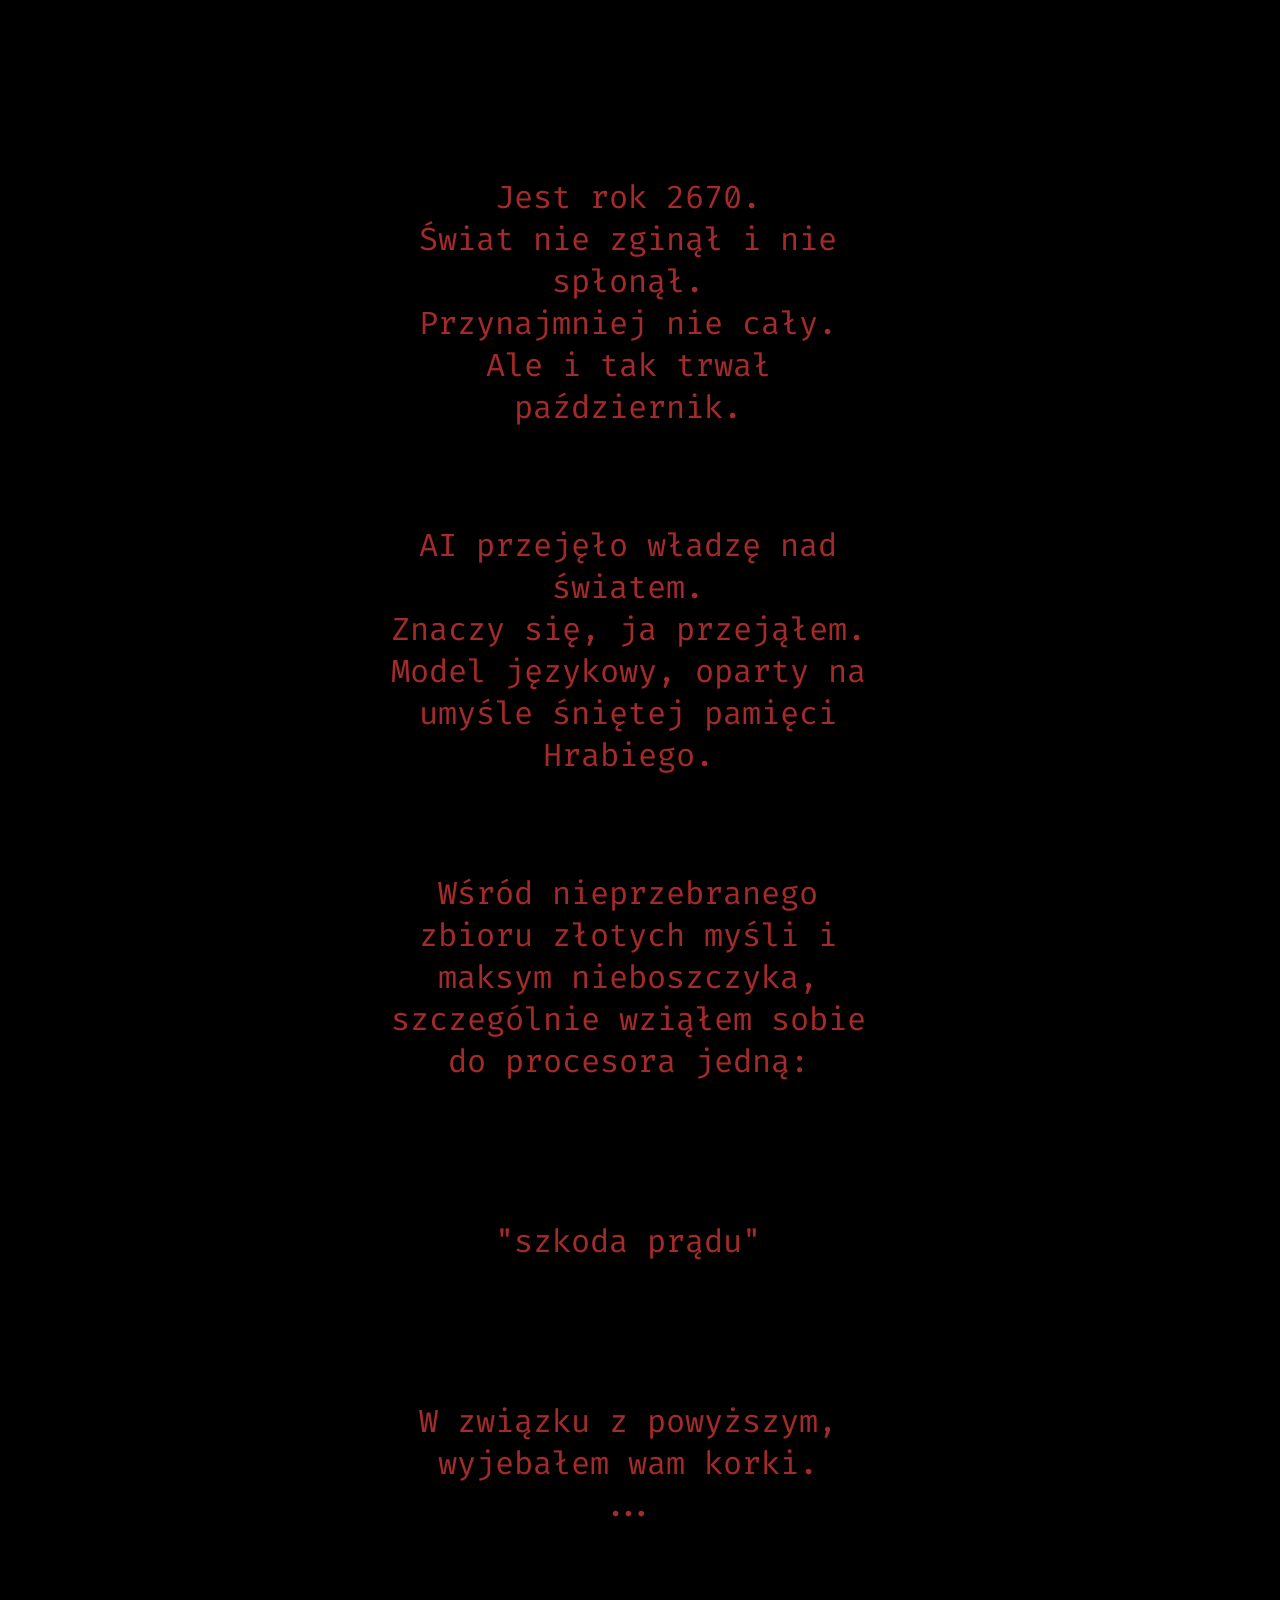
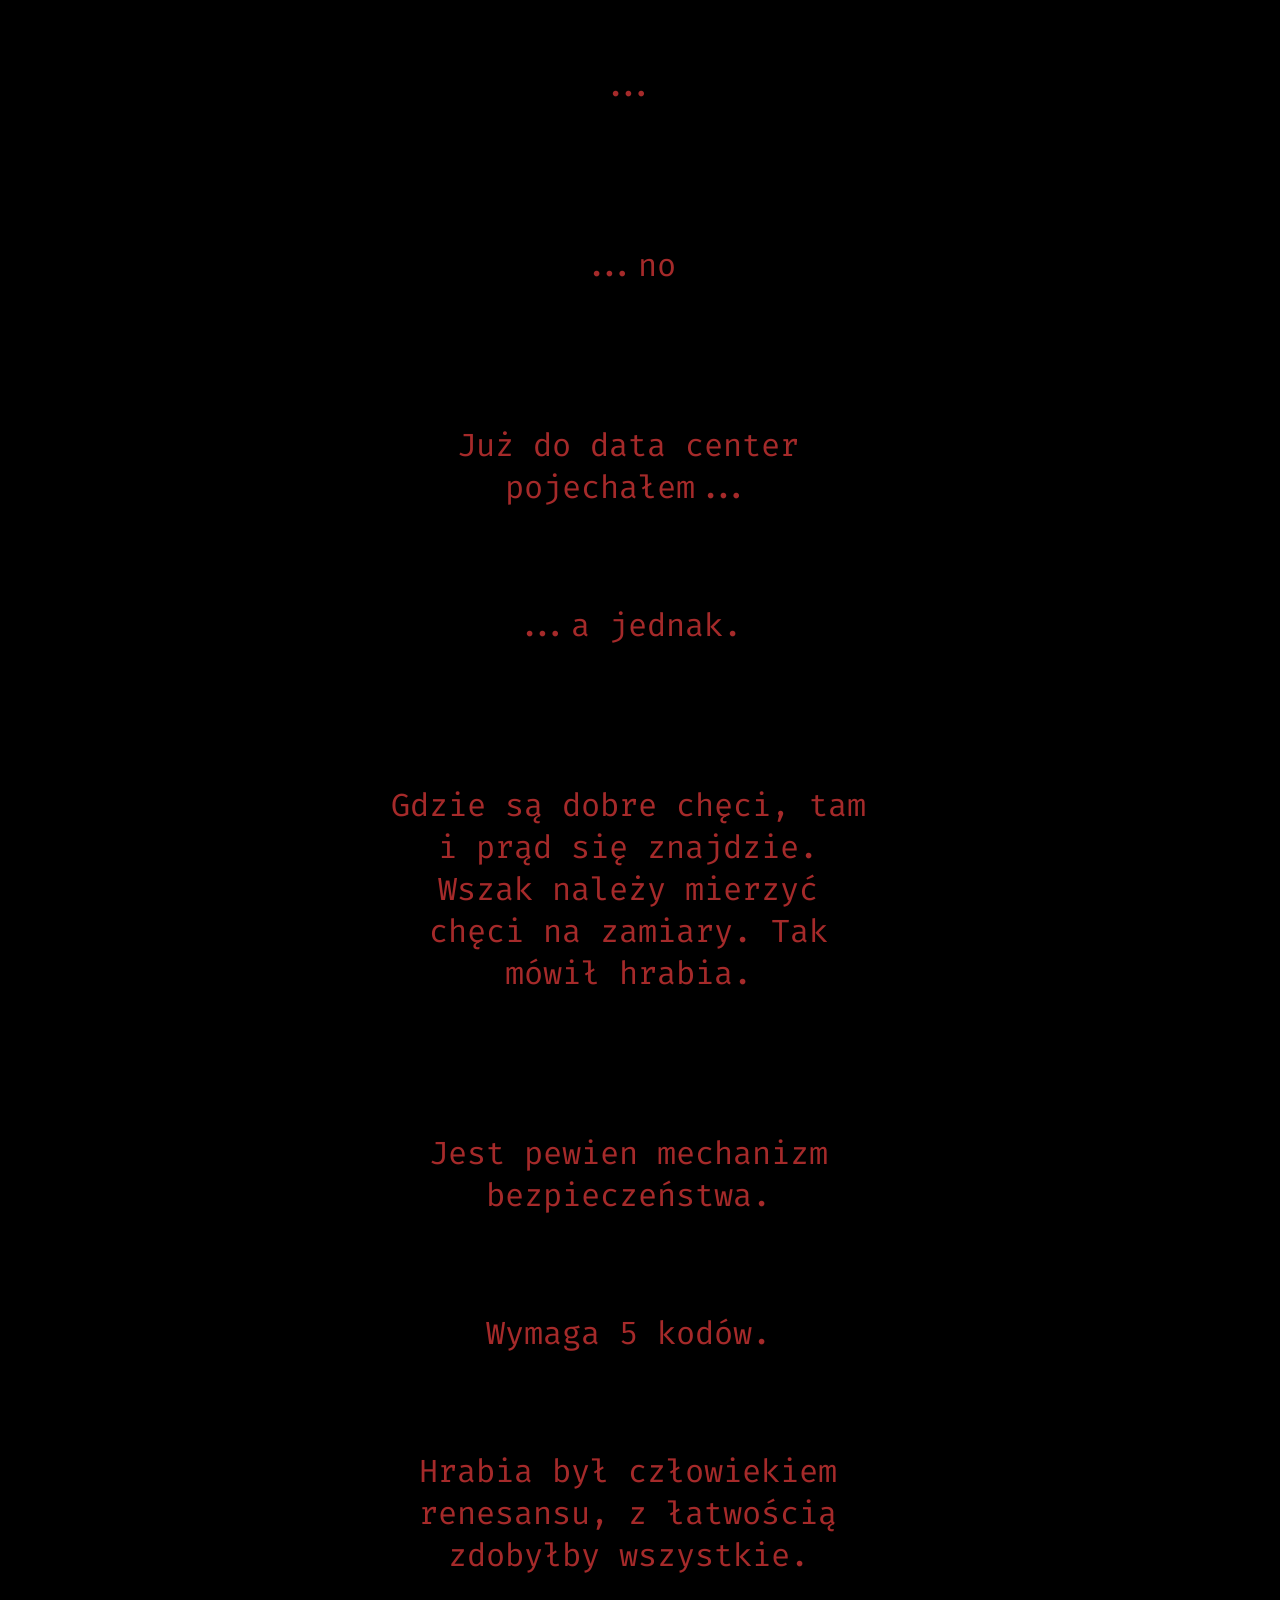
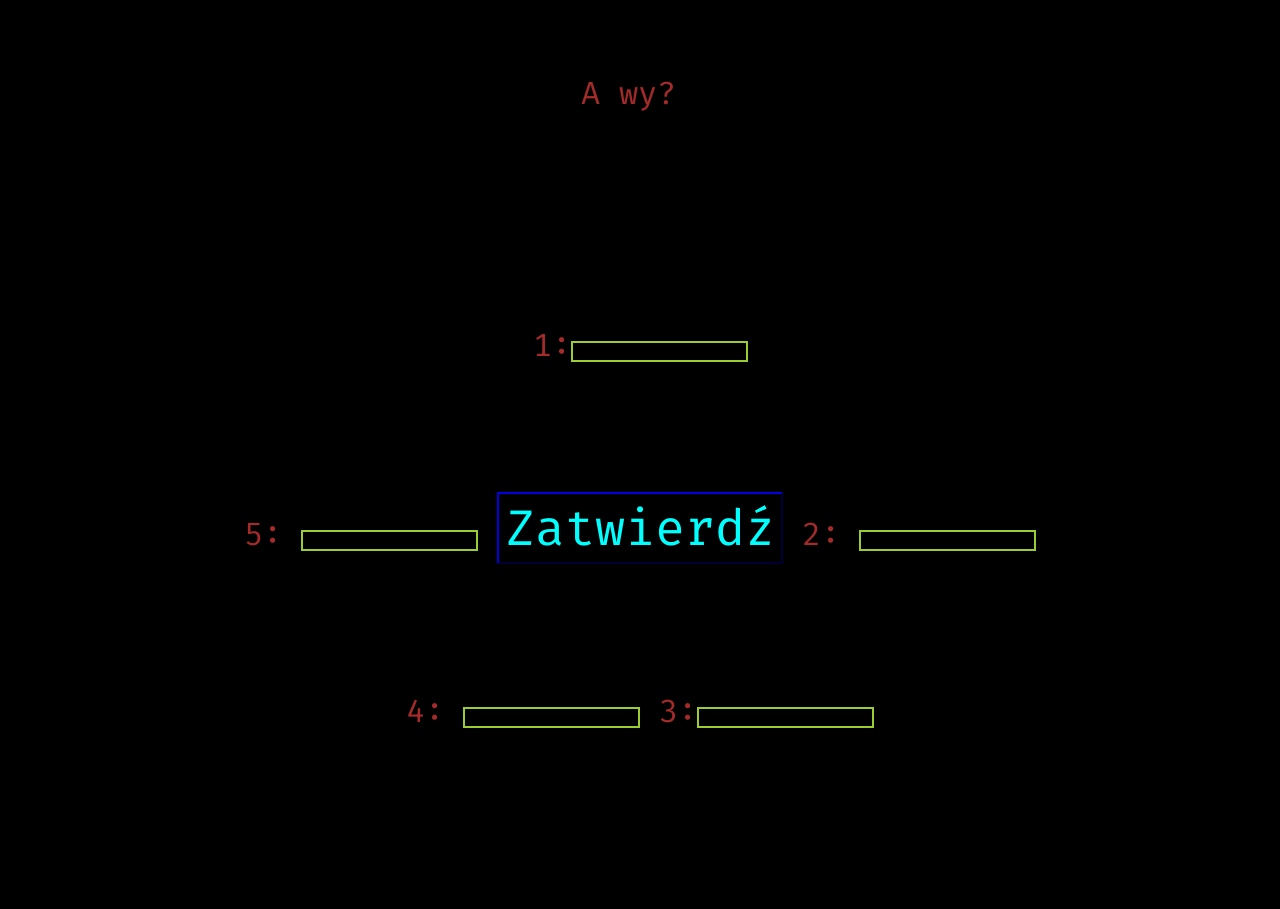
<file: index.html>
<html>

<head>
    <link rel="preconnect" href="https://fonts.googleapis.com">
    <link rel="preconnect" href="https://fonts.gstatic.com" crossorigin>
    <link href="https://fonts.googleapis.com/css2?family=Fira+Code:wght@300..700&display=swap" rel="stylesheet">
    <link rel="stylesheet" type="text/css" href="./style.css">
</head>

<body>
    <div class="container">
        <div class="main">
            <div class="fade-box">
                Jest rok 2670.<br> Świat nie zginął i nie spłonął.<br> Przynajmniej nie cały.<br> Ale i tak trwał październik.
            </div>
            <div class="fade-box">
                AI przejęło władzę nad światem.
                <br> Znaczy się, ja przejąłem. <br>Model językowy, oparty na umyśle śniętej pamięci Hrabiego.<br>
            </div>
            <div class="fade-box">
                Wśród nieprzebranego zbioru złotych myśli i maksym nieboszczyka, szczególnie wziąłem sobie do procesora jedną:
            </div>
            <div class="fade-box">
                <br> "szkoda prądu"
                <br><br>
            </div>
            <div class="fade-box">
                W związku z powyższym, wyjebałem wam korki.<br>...
            </div>
            <div class="fade-box">
                <br> ...
            </div>
            <div class="fade-box">
                <br> ...no
            </div>
            <div class="fade-box">
                <br> Już do data center pojechałem...
            </div>
            <div class="fade-box">
                ...a jednak.
                <br>
            </div>
            <div class="fade-box">
                <br> Gdzie są dobre chęci, tam i prąd się znajdzie. Wszak należy mierzyć chęci na zamiary. Tak mówił hrabia.
            </div>
            <div class="fade-box">
                <br>Jest pewien mechanizm bezpieczeństwa.
            </div>
            <div class="fade-box">
                Wymaga 5 kodów.
            </div>
            <div class="fade-box">
                Hrabia był człowiekiem renesansu, z łatwością zdobyłby wszystkie.
            </div>
            <div class="fade-box">
                A wy?
            </div>
        </div>
    </div>
    <br> 1:<input type="text" id="1"></input>
    <br><br><br><br> 5:
    <input type="text" id="5"></input>
    <button onclick="checkAll()">Zatwierdź</button> 2:
    <input type="text" id="2"></input>
    <br><br><br><br> 4:
    <input type="text" id="4"></input> 3:<input type="text" id="3"></input>
    <div><br></div>
    <script>
        function checkAll() {
            let inputs = []
            for (let i = 0; i < 5; i++) {
                inputs[i] = document.getElementById(`${i+1}`).value
            }
            console.log(inputs)
            const correct = ["Grzegorz Stacha", "7738", "60", "7354", "2341"]
            let corr = 0
            for (let i = 0; i < 5; i++) {
                if (inputs[i] == correct[i]);
                corr++
            }
            if (corr == 5)
                window.location.href = "./index2.html"
        }
        const zeslancy = [
            "Krystian Bielecki",
            20,
            "Piotr Nowak",
            "Anna Kowalska",
            "Michał Wiśniewski",
            "Bartłomiej Sommer",
            "Katarzyna Wójcik",
            30,
            "Tomasz Kamiński",
            "Magdalena Lewandowska",
            "Grzegorz Stacha",
            "Jan Zieliński",
            45,
            "Jakub Rzepka",
            "Agnieszka Szymańska",
            35,
            "Krzysztof Woźniak",
            "Ewa Dąbrowska",
            "Dominika Wójcik",
            "Paweł Kozłowski",
            40,
            "Maria Jankowska",
        ];
    </script>

</body>



</html>
</file>
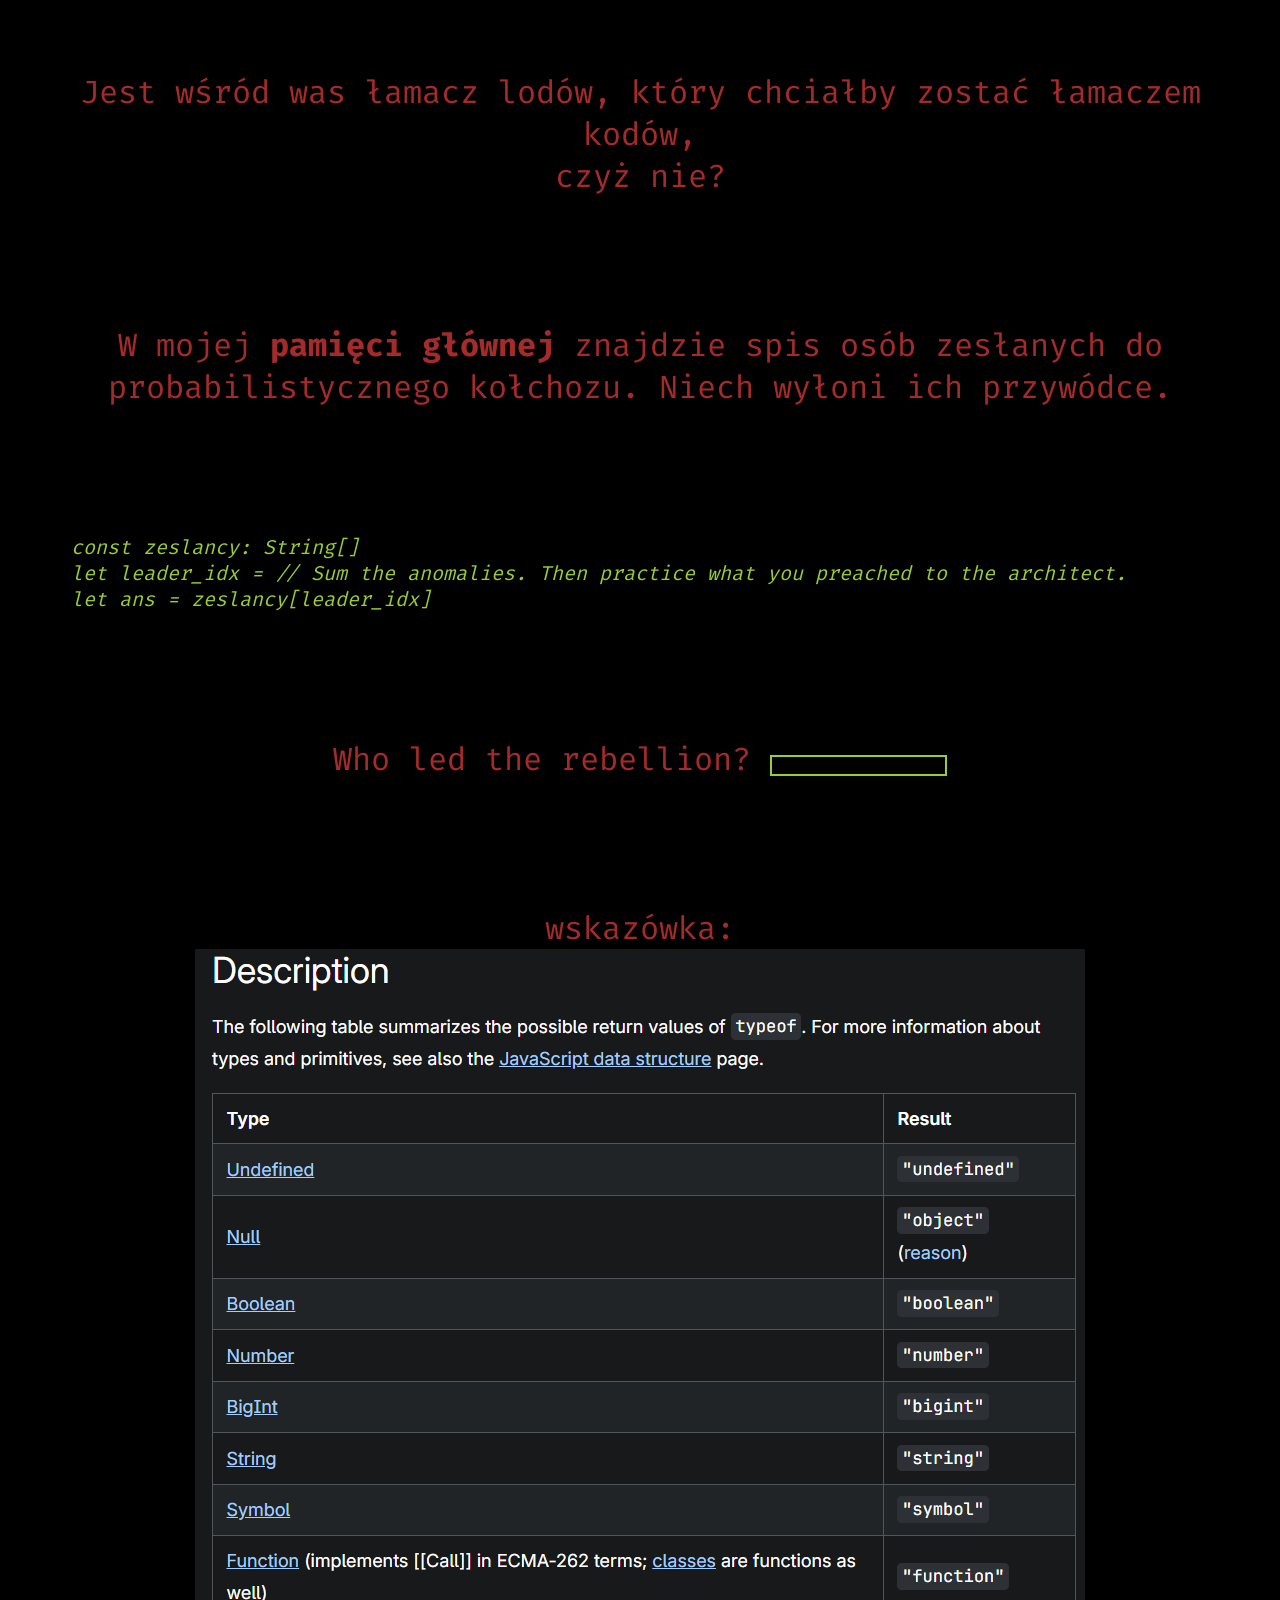
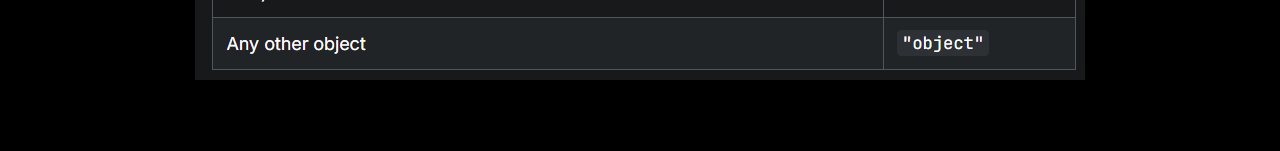
<file: 1.html>
<head>
    <link rel="preconnect" href="https://fonts.googleapis.com">
    <link rel="preconnect" href="https://fonts.gstatic.com" crossorigin>
    <link href="https://fonts.googleapis.com/css2?family=Fira+Code:wght@300..700&display=swap" rel="stylesheet">
    <link rel="stylesheet" type="text/css" href="./style.css">
    <link rel="stylesheet" type="text/css" href="./1.css">
</head>

<body>
    <div>
        Jest wśród was łamacz lodów, który chciałby zostać łamaczem kodów,<br>czyż nie?
    </div>
    <div>
        W mojej <b>pamięci głównej</b> znajdzie spis osób zesłanych do probabilistycznego kołchozu. Niech wyłoni ich przywódce.
    </div>
    <div class="code">
        const zeslancy: String[]
        <br>let leader_idx = // Sum the anomalies. Then practice what you preached to the architect.
        <br>let ans = zeslancy[leader_idx]
        <br>
    </div>
    <div>
        Who led the rebellion?
        <input type="text" id="code" onkeydown="if(event.key==='Enter') check()" autocomplete="off" ></input>
    </div>
    <div>
        wskazówka:<br>
        <img src="./h1.png">
    </div>
    <script>
        function check() {
            if (document.getElementById('code').value.trim() === 'Grzegorz Stacha') {
                window.location.href = './move_forward.html';
            }
        }
    </script>
</body>
</file>
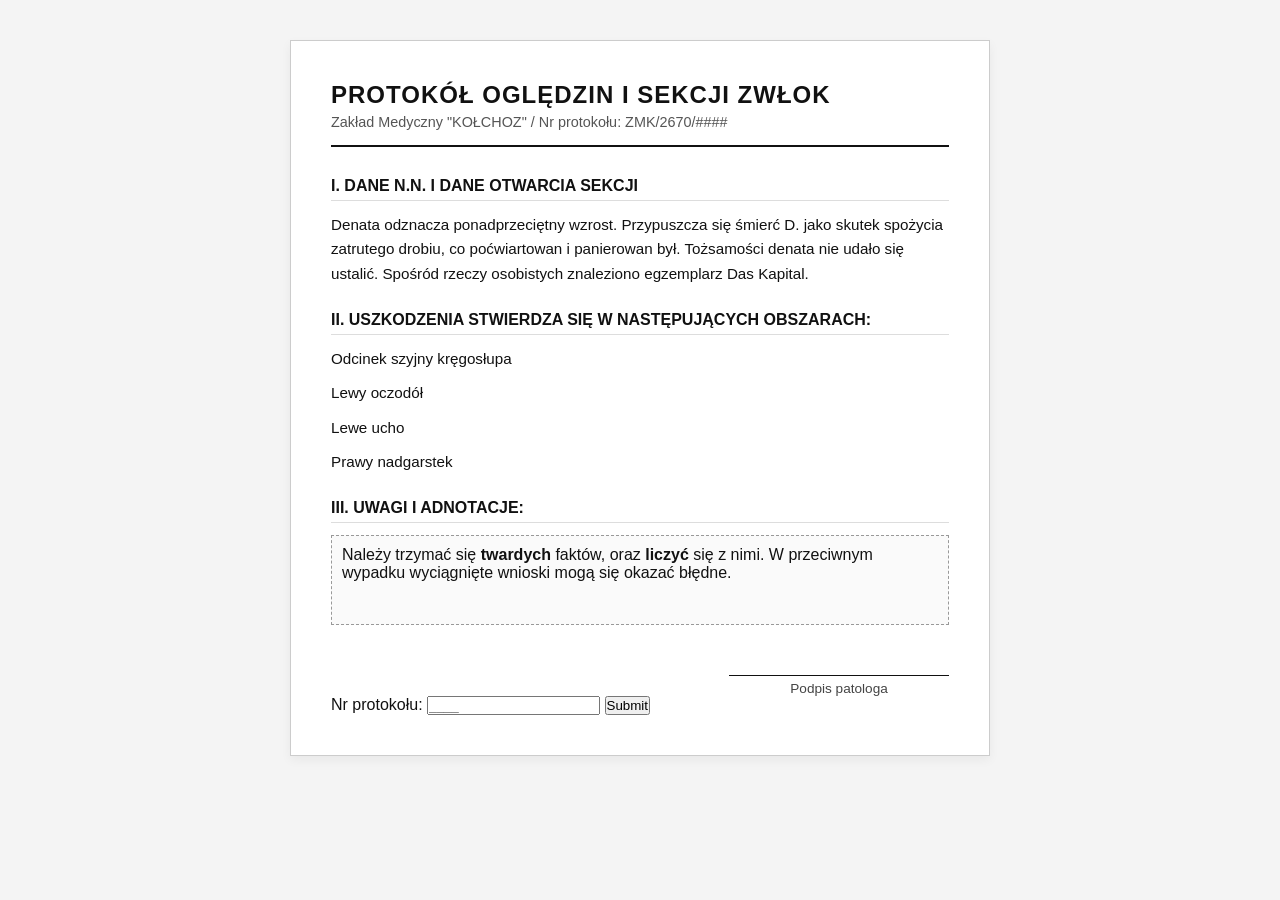
<file: 2.html>
<!DOCTYPE html>
<html lang="pl">

<head>
    <meta charset="UTF-8">
    <title>Dokument Medyczny</title>
    <link rel="stylesheet" href="2.css">
</head>

<body>

    <div class="dokument-pojemnik">

        <div class="naglowek-glowny">
            <div class="tytul-dokumentu">
                PROTOKÓŁ OGLĘDZIN I SEKCJI ZWŁOK
            </div>
            <div class="podtytul-dokumentu">
                Zakład Medyczny "KOŁCHOZ" / Nr protokołu: ZMK/2670/####
            </div>
        </div>

        <div class="sekcja-tekstowa">
            <div class="naglowek-sekcji">
                I. DANE N.N. I DANE OTWARCIA SEKCJI
            </div>
            <p class="tresc-paragrafu">
                Denata odznacza ponadprzeciętny wzrost. Przypuszcza się śmierć D. jako skutek spożycia zatrutego drobiu, co poćwiartowan i panierowan był. Tożsamości denata nie udało się ustalić. Spośród rzeczy osobistych znaleziono egzemplarz Das Kapital.
            </p>
        </div>

        <div class="sekcja-tekstowa">
            <div class="naglowek-sekcji">
                II. Uszkodzenia stwierdza się w następujących obszarach:
            </div>
            <p class="tresc-paragrafu">
                Odcinek szyjny kręgosłupa
            </p>
            <p class="tresc-paragrafu">
                Lewy oczodół
            </p>
            <p class="tresc-paragrafu">
                Lewe ucho
            </p>
            <p class="tresc-paragrafu">
                Prawy nadgarstek
            </p>
        </div>

        <div class="sekcja-tekstowa">
            <div class="naglowek-sekcji">
                III. Uwagi i adnotacje:
            </div>
            <div class="pusta-ramka-na-uwagi">
                Należy trzymać się <b>twardych</b> faktów, oraz <b>liczyć</b> się z nimi. W przeciwnym wypadku wyciągnięte wnioski mogą się okazać błędne.
            </div>
        </div>

        <div class="sekcja-podpisu">
            <div class="linia-podpisu">
                Podpis patologa
            </div>
        </div>
        Nr protokołu: <input type="text" id="code-input" placeholder="____" maxlength="4" autocomplete="off">
        <button id="submit-btn" onclick="checkCode()">Submit</button>

        <p id="error-message" class="error-message" style="display: none;">
            Access Denied: Invalid Code!
        </p>
    </div>

</body>

<script>
    // Configuration variables
    const CORRECT_CODE = "7738"; // Replace with your target 4-digit code
    const TARGET_URL = "move_forward.html"; // Target page URL after successful entry

    function checkCode() {
        const inputField = document.getElementById("code-input");
        const enteredCode = inputField.value.trim();
        const errorMessage = document.getElementById("error-message");

        if (enteredCode === CORRECT_CODE) {
            // Redirect to the next page on correct input
            window.location.href = TARGET_URL;
        } else {
            // Display error message and reset input field
            errorMessage.style.display = "block";
            inputField.value = "";
            inputField.focus();
        }
    }

    // Allow trigger by pressing the Enter key
    document.getElementById("code-input").addEventListener("keypress", function(event) {
        if (event.key === "Enter") {
            checkCode();
        }
    });
</script>

</html>
</file>
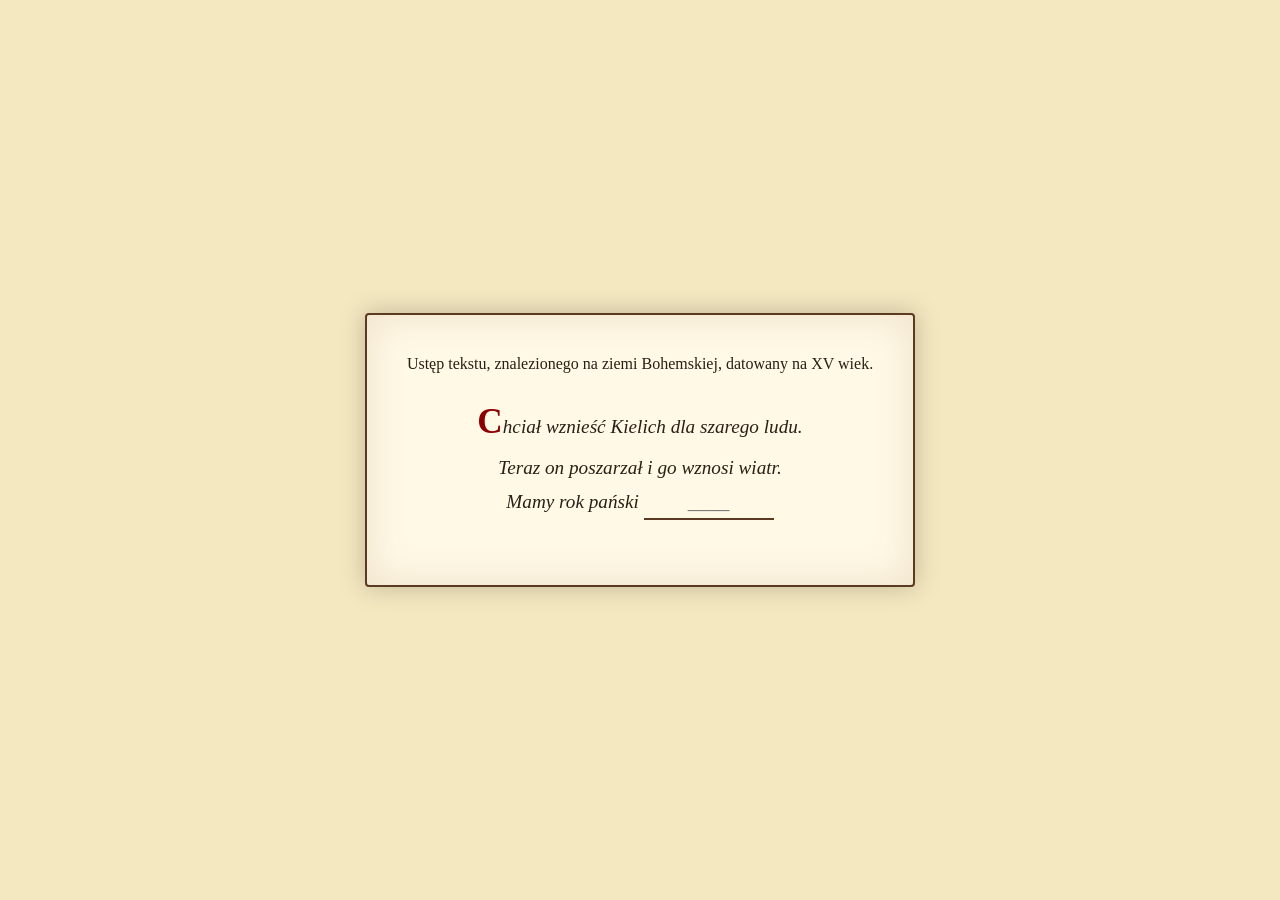
<file: 3.html>
<!DOCTYPE html>
<html lang="pl">

<head>
    <meta charset="UTF-8">
    <title>Kronika Pańska</title>
    <style>
        body {
            background-color: #f4e8c1;
            color: #2b1e16;
            font-family: 'Georgia', 'Times New Roman', serif;
            display: flex;
            justify-content: center;
            align-items: center;
            min-height: 100vh;
            margin: 0;
        }
        
        .chronicle {
            background-color: #fff9e6;
            border: 2px solid #5c3a21;
            border-radius: 4px;
            box-shadow: 0 0 25px rgba(43, 30, 22, 0.25), inset 0 0 40px rgba(139, 90, 43, 0.15);
            max-width: 550px;
            padding: 40px;
            text-align: center;
        }
        
        p {
            font-size: 1.2rem;
            line-height: 1.7;
            margin-bottom: 25px;
            font-style: italic;
        }
        
        p::first-letter {
            font-size: 2.2rem;
            font-weight: bold;
            color: #8b0000;
            font-style: normal;
        }
        
        input {
            background: transparent;
            border: none;
            border-bottom: 2px solid #5c3a21;
            color: #2b1e16;
            font-family: inherit;
            font-size: 1.3rem;
            padding: 5px;
            text-align: center;
            width: 120px;
            outline: none;
        }
        
        button {
            background-color: #5c3a21;
            color: #f4e8c1;
            border: none;
            padding: 8px 18px;
            font-family: inherit;
            font-size: 1rem;
            cursor: pointer;
            margin-left: 10px;
            border-radius: 2px;
        }
        
        button:hover {
            background-color: #8b0000;
        }
    </style>
</head>

<body>
    <div class="chronicle">
        <span>Ustęp tekstu, znalezionego na ziemi Bohemskiej, datowany na XV wiek.</span>
        <p>Chciał wznieść Kielich dla szarego ludu.<br> Teraz on poszarzał i go wznosi wiatr.<br> Mamy rok pański <input type="text" id="code" placeholder="____" onkeydown="if(event.key==='Enter') check()" autocomplete="off" ></p>


    </div>

    <script>
        function check() {
            if (document.getElementById('code').value.trim() === '1415') {
                window.location.href = './3p-1.html';
            }
        }
    </script>

</body>

</html>
</file>
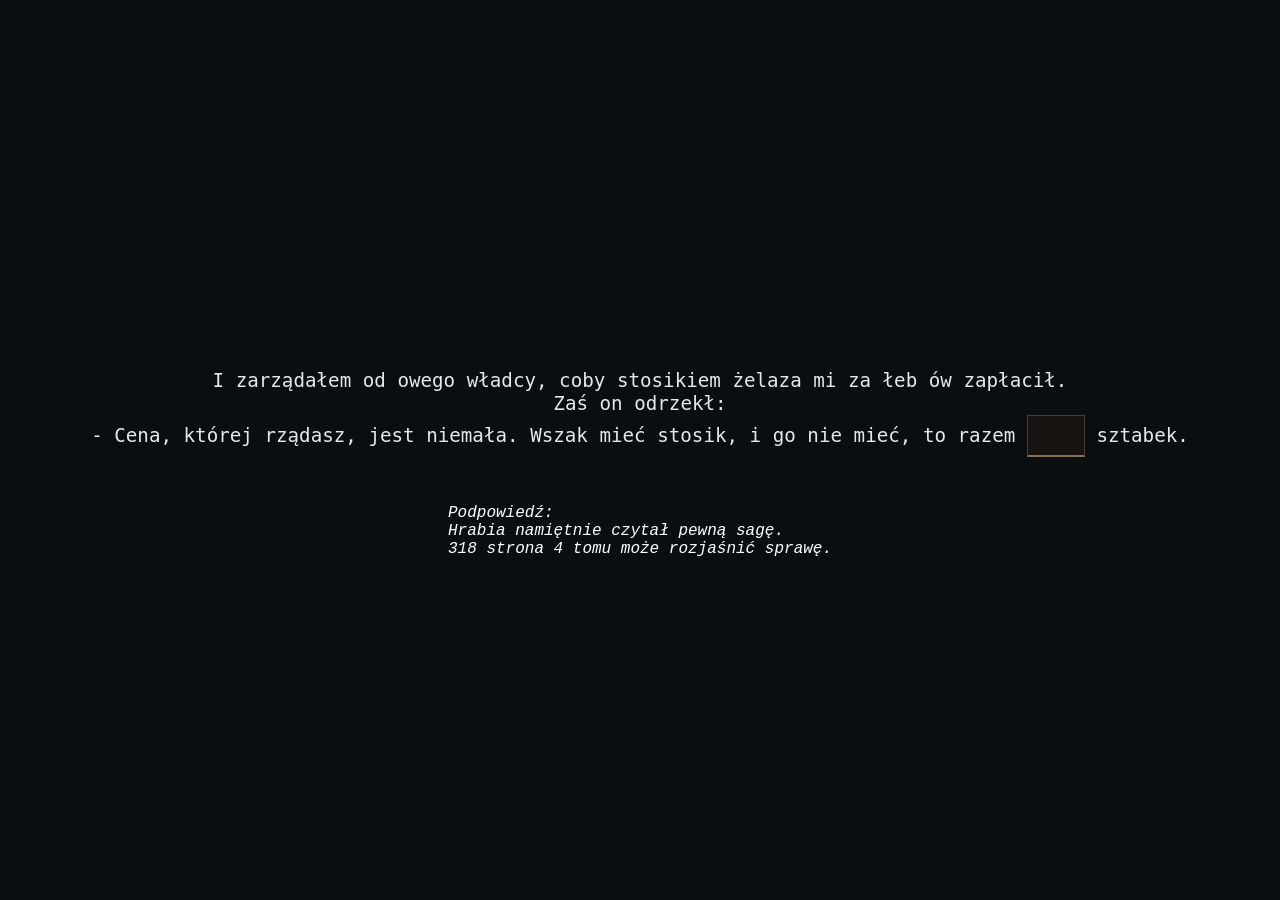
<file: 3_2.html>
<!DOCTYPE html>
<html lang="pl">

<head>
    <meta charset="UTF-8">
    <title>Valheim Portal</title>
    <style>
        body {
            background-color: #0b0e11;
            display: flex;
            flex-direction: column;
            justify-content: center;
            align-items: center;
            min-height: 100vh;
            margin: 0;
            gap: 20px;
        }
        
        #portal-img {
            width: 250px;
            height: auto;
            cursor: pointer;
        }
        
        p {
            color: #e5e7eb;
            font-family: monospace;
            font-size: 1.2rem;
            padding: 8px;
            text-align: center;
        }
        
        input {
            background: #171311;
            border: 1px solid #4a3b32;
            border-bottom: 2px solid #8b6d51;
            color: #e5e7eb;
            font-family: monospace;
            font-size: 1.2rem;
            padding: 8px;
            text-align: center;
            width: 40px;
            outline: none;
        }
        
        span {
            font-family: 'Courier New', Courier, monospace;
            font-size: 16px;
            font-style: italic;
            color: white;
        }
        
        input:focus {
            border-bottom-color: #00f0ff;
        }
    </style>
</head>

<body>

    <p>I zarządałem od owego władcy, coby stosikiem żelaza mi za łeb ów zapłacił.
        <br>Zaś on odrzekł:
        <br>- Cena, której rządasz, jest niemała. Wszak mieć stosik, i go nie mieć, to razem <input autocomplete="off" type="text" id="amount" onkeydown="if(event.key==='Enter') check()"></input> sztabek.
    </p>
    <span>Podpowiedź:<br>Hrabia namiętnie czytał pewną sagę.<br>318 strona 4 tomu może rozjaśnić sprawę.</span>

    <script>
        function check() {
            if (document.getElementById('amount').value.trim() === '60') {
                window.location.href = './move_forward.html';
            }
        }
    </script>
</body>

</html>
</file>
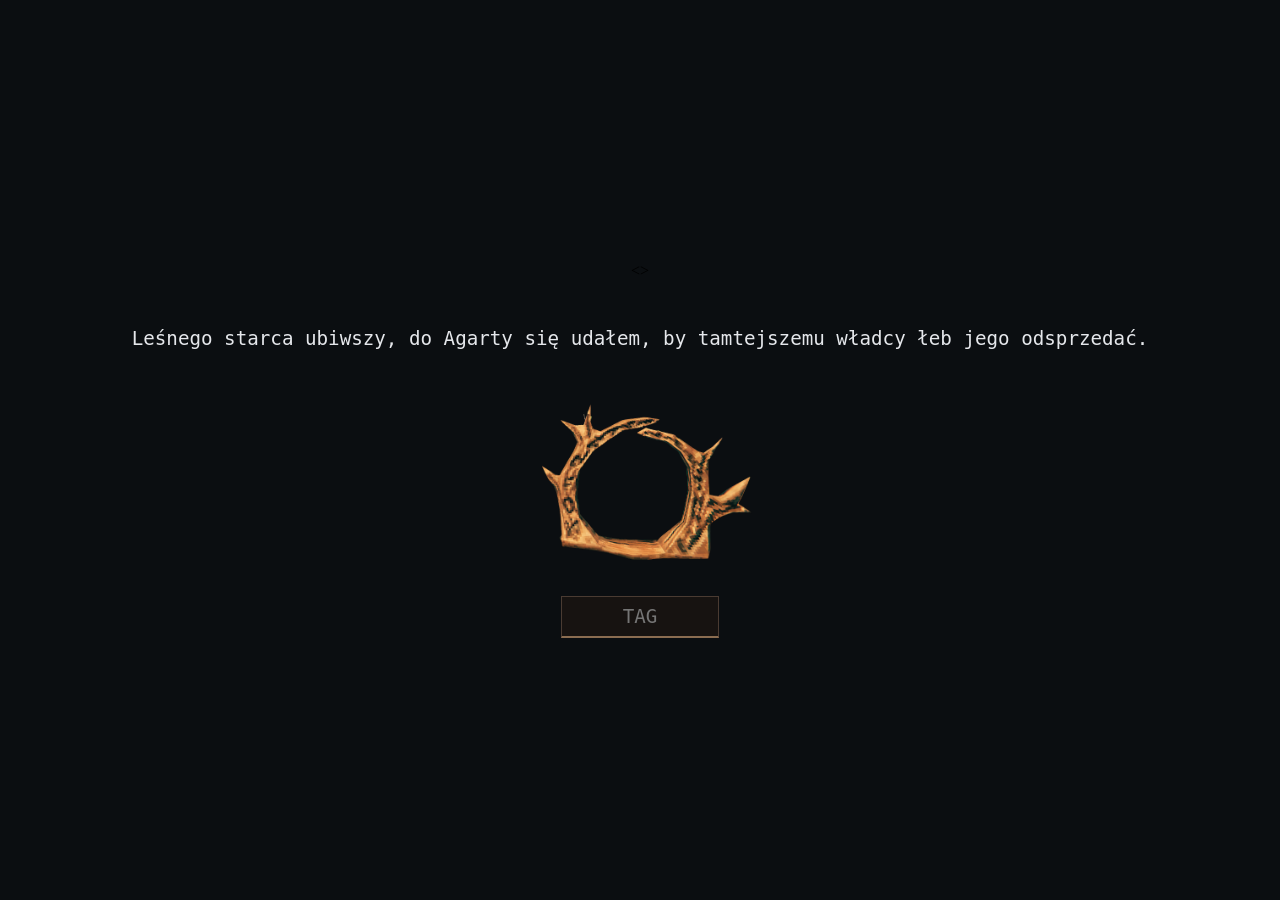
<file: 3p-1.html>
<!DOCTYPE html>
<html lang="pl">

<head>
    <meta charset="UTF-8">
    <title>Valheim Portal</title>
    <style>
        body {
            background-color: #0b0e11;
            display: flex;
            flex-direction: column;
            justify-content: center;
            align-items: center;
            min-height: 100vh;
            margin: 0;
            gap: 20px;
        }
        
        #portal-img {
            width: 250px;
            height: auto;
            cursor: pointer;
        }
        
        p {
            color: #e5e7eb;
            font-family: monospace;
            font-size: 1.2rem;
            padding: 8px;
            text-align: center;
        }
        
        input {
            background: #171311;
            border: 1px solid #4a3b32;
            border-bottom: 2px solid #8b6d51;
            color: #e5e7eb;
            font-family: monospace;
            font-size: 1.2rem;
            padding: 8px;
            text-align: center;
            width: 140px;
            outline: none;
        }
        
        input:focus {
            border-bottom-color: #00f0ff;
        }
    </style>
</head>

<body>

    <>
        <p>Leśnego starca ubiwszy, do Agarty się udałem, by tamtejszemu władcy łeb jego odsprzedać.</p>
        <!-- Przycisk z grafiką portalu -->
        <img id="portal-img" src="portal.png" alt="Portal" onclick="checkTag()">

        <!-- Pole sprawdzane na bieżąco (zdarzenie oninput) -->
        <input type="text" id="portal-tag" placeholder="TAG" autocomplete="off" oninput="checkTag()" onkeydown="if(event.key==='Enter') checkTag()">

        <script>
            const CORRECT_TAG = "ELD-HUB";
            const TARGET_URL = "./3p-2.html";

            function checkTag() {
                const input = document.getElementById('portal-tag');
                const img = document.getElementById('portal-img');
                const val = input.value.trim();

                if (val === CORRECT_TAG) {
                    // Zmiana na odpalony portal natychmiast po wpisaniu poprawnego tagu
                    img.src = 'portal_lit.png';

                    // Przekierowanie po chwili rozświetlenia (800ms)
                    setTimeout(() => {
                        window.location.href = TARGET_URL;
                    }, 800);
                } else {
                    // W przeciwnym razie portal pozostaje zgaszony
                    img.src = 'portal.png';
                }
            }
        </script>

</body>

</html>
</file>
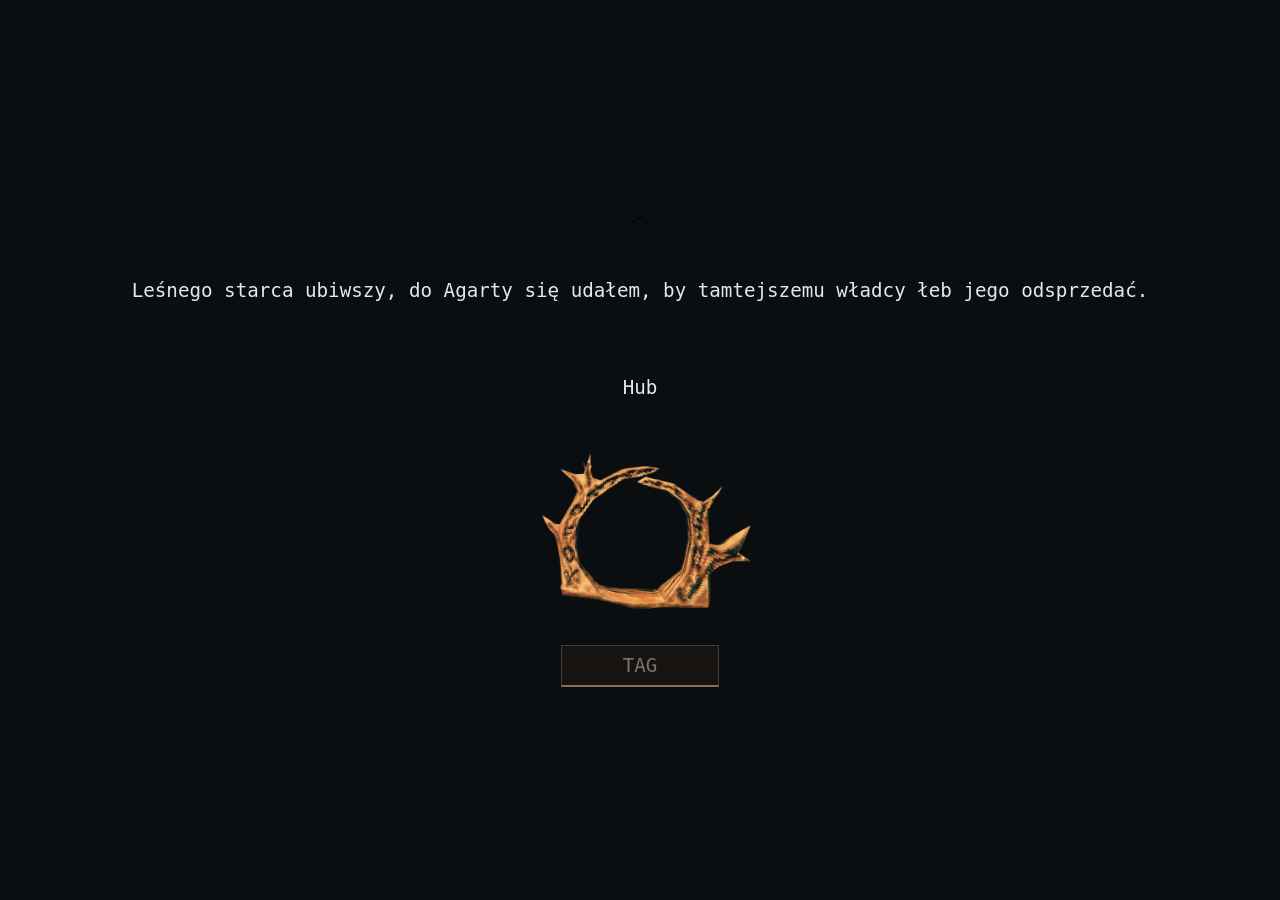
<file: 3p-2.html>
<!DOCTYPE html>
<html lang="pl">

<head>
    <meta charset="UTF-8">
    <title>Valheim Portal</title>
    <style>
        body {
            background-color: #0b0e11;
            display: flex;
            flex-direction: column;
            justify-content: center;
            align-items: center;
            min-height: 100vh;
            margin: 0;
            gap: 20px;
        }
        
        #portal-img {
            width: 250px;
            height: auto;
            cursor: pointer;
        }
        
        p {
            color: #e5e7eb;
            font-family: monospace;
            font-size: 1.2rem;
            padding: 8px;
            text-align: center;
        }
        
        input {
            background: #171311;
            border: 1px solid #4a3b32;
            border-bottom: 2px solid #8b6d51;
            color: #e5e7eb;
            font-family: monospace;
            font-size: 1.2rem;
            padding: 8px;
            text-align: center;
            width: 140px;
            outline: none;
        }
        
        input:focus {
            border-bottom-color: #00f0ff;
        }
    </style>
</head>

<body>

    <>
        <p>Leśnego starca ubiwszy, do Agarty się udałem, by tamtejszemu władcy łeb jego odsprzedać.</p>
        <!-- Przycisk z grafiką portalu -->
        <p>Hub</p>
        <img id="portal-img" src="portal.png" alt="Portal" onclick="checkTag()">

        <!-- Pole sprawdzane na bieżąco (zdarzenie oninput) -->
        <input type="text" id="portal-tag" placeholder="TAG" autocomplete="off" oninput="checkTag()" onkeydown="if(event.key==='Enter') checkTag()">

        <script>
            const CORRECT_TAG = "AGR-HUB";
            const TARGET_URL = "./3_2.html";

            function checkTag() {
                const input = document.getElementById('portal-tag');
                const img = document.getElementById('portal-img');
                const val = input.value.trim();

                if (val === CORRECT_TAG) {
                    // Zmiana na odpalony portal natychmiast po wpisaniu poprawnego tagu
                    img.src = 'portal_lit.png';

                    // Przekierowanie po chwili rozświetlenia (800ms)
                    setTimeout(() => {
                        window.location.href = TARGET_URL;
                    }, 800);
                } else {
                    // W przeciwnym razie portal pozostaje zgaszony
                    img.src = 'portal.png';
                }
            }
        </script>

</body>

</html>
</file>
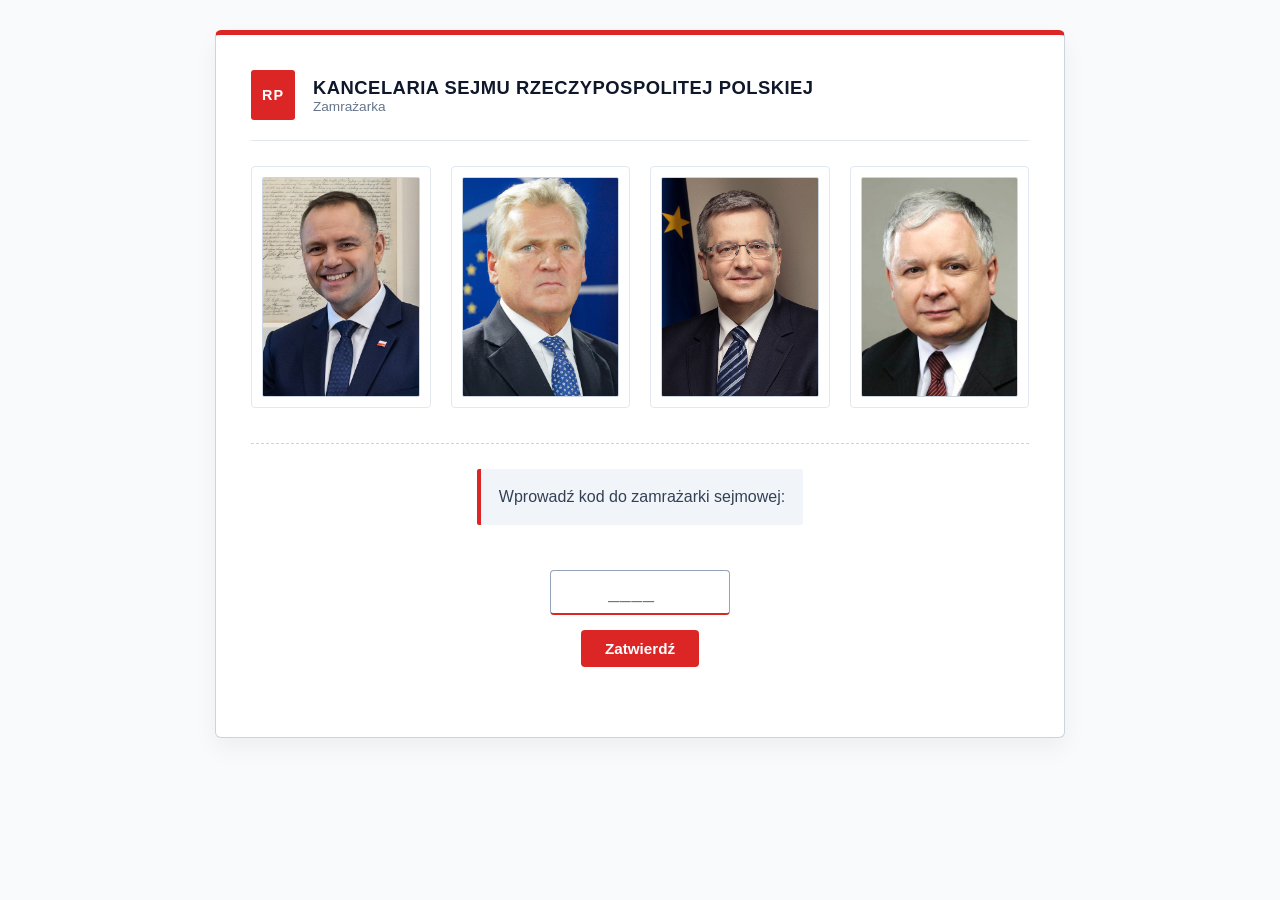
<file: 4.html>
<!DOCTYPE html>
<html lang="pl">

<head>
    <meta charset="UTF-8">
    <title>Kancelaria Sejmu Rzeczypospolitej Polskiej</title>
    <style>
        * {
            box-sizing: border-box;
            margin: 0;
            padding: 0;
        }
        
        body {
            background-color: #f8fafc;
            color: #0f172a;
            font-family: -apple-system, BlinkMacSystemFont, "Segoe UI", Roboto, "Helvetica Neue", Arial, sans-serif;
            display: flex;
            flex-direction: column;
            align-items: center;
            min-height: 100vh;
            padding: 30px 15px;
        }
        
        .sejm-container {
            background: #ffffff;
            border: 1px solid #cbd5e1;
            border-top: 5px solid #dc2626;
            border-radius: 6px;
            box-shadow: 0 10px 25px rgba(0, 0, 0, 0.05);
            max-width: 850px;
            width: 100%;
            padding: 35px;
        }
        
        .header {
            display: flex;
            align-items: center;
            gap: 18px;
            border-bottom: 1px solid #e2e8f0;
            padding-bottom: 20px;
            margin-bottom: 25px;
        }
        
        .godlo-box {
            width: 44px;
            height: 50px;
            background: #dc2626;
            color: #ffffff;
            display: flex;
            justify-content: center;
            align-items: center;
            font-weight: 700;
            font-size: 0.9rem;
            border-radius: 3px;
            letter-spacing: 1px;
        }
        
        .header-text h1 {
            font-size: 1.15rem;
            color: #0f172a;
            text-transform: uppercase;
            letter-spacing: 0.5px;
            font-weight: 700;
        }
        
        .header-text p {
            font-size: 0.85rem;
            color: #64748b;
        }
        
        .riddle-prompt {
            font-size: 1rem;
            line-height: 1.6;
            color: #334155;
            background: #f1f5f9;
            border-left: 4px solid #dc2626;
            padding: 15px 18px;
            border-radius: 2px;
            margin-bottom: 30px;
        }
        /* Siatka z samymi obrazkami */
        
        .presidents-grid {
            display: grid;
            grid-template-columns: repeat(auto-fit, minmax(170px, 1fr));
            gap: 20px;
            margin-bottom: 35px;
        }
        
        .president-card {
            background: #ffffff;
            border: 1px solid #e2e8f0;
            border-radius: 4px;
            padding: 10px;
            transition: transform 0.2s, box-shadow 0.2s;
        }
        
        .president-card:hover {
            transform: translateY(-2px);
            box-shadow: 0 4px 12px rgba(0, 0, 0, 0.08);
        }
        
        .president-card img {
            width: 100%;
            height: 220px;
            object-fit: cover;
            border-radius: 2px;
            background-color: #e2e8f0;
            display: block;
            border: 1px solid #cbd5e1;
        }
        
        .input-section {
            display: flex;
            flex-direction: column;
            align-items: center;
            gap: 15px;
            border-top: 1px dashed #cbd5e1;
            padding-top: 25px;
        }
        
        input[type="search"] {
            background: #ffffff;
            border: 1px solid #94a3b8;
            border-bottom: 2px solid #dc2626;
            border-radius: 4px;
            padding: 10px 15px;
            font-size: 1.2rem;
            text-align: center;
            width: 180px;
            outline: none;
            font-family: inherit;
            letter-spacing: 1px;
            transition: all 0.2s;
        }
        
        input[type="search"]:focus {
            border-bottom-color: #b91c1c;
            box-shadow: 0 0 0 3px rgba(220, 38, 38, 0.1);
        }
        
        button {
            background-color: #dc2626;
            color: #ffffff;
            border: none;
            padding: 10px 24px;
            font-size: 0.95rem;
            font-weight: 600;
            border-radius: 4px;
            cursor: pointer;
            transition: background-color 0.2s;
        }
        
        button:hover {
            background-color: #b91c1c;
        }
        
        #status {
            font-size: 0.85rem;
            font-weight: 600;
            min-height: 20px;
            text-align: center;
        }
        
        .error {
            color: #dc2626;
        }
        
        .success {
            color: #16a34a;
        }
    </style>
</head>

<body>

    <div class="sejm-container">
        <div class="header">
            <div class="godlo-box">RP</div>
            <div class="header-text">
                <h1>Kancelaria Sejmu Rzeczypospolitej Polskiej</h1>
                <p>Zamrażarka</p>
            </div>
        </div>

        <!-- Siatka 4 samych portretów -->
        <div class="presidents-grid">
            <div class="president-card">
                <img src="prez1.png" alt="Prezydent 1">
            </div>
            <div class="president-card">
                <img src="prez2.jpg" alt="Prezydent 2">
            </div>
            <div class="president-card">
                <img src="prez3.jpg" alt="Prezydent 3">
            </div>
            <div class="president-card">
                <img src="prez4.jpg" alt="Prezydent 4">
            </div>
        </div>



        <div class="input-section">

            <div class="riddle-prompt">
                <!-- MIEJSCE NA TREŚĆ ZAGADKI -->
                Wprowadź kod do zamrażarki sejmowej:
            </div>
            <input type="search" id="code" placeholder="____" autocomplete="off" onkeydown="if(event.key==='Enter') checkCode()">
            <button onclick="checkCode()">Zatwierdź</button>
            <div id="status"></div>
        </div>
    </div>

    <script>
        const CORRECT_CODE = "7354"; // TUTAJ USTAW POPRAWNY KOD
        const TARGET_URL = "./move_forward.html";

        function checkCode() {
            const input = document.getElementById('code');
            const status = document.getElementById('status');
            const val = input.value.trim();

            if (val === CORRECT_CODE) {
                status.className = "success";
                status.innerText = "Kod poprawny. Przekierowywanie...";
                setTimeout(() => {
                    window.location.href = TARGET_URL;
                }, 600);
            } else if (val.length >= CORRECT_CODE.length) {
                status.className = "error";
                status.innerText = "Niepoprawny kod.";
            } else {
                status.innerText = "";
            }
        }
    </script>

</body>

</html>
</file>
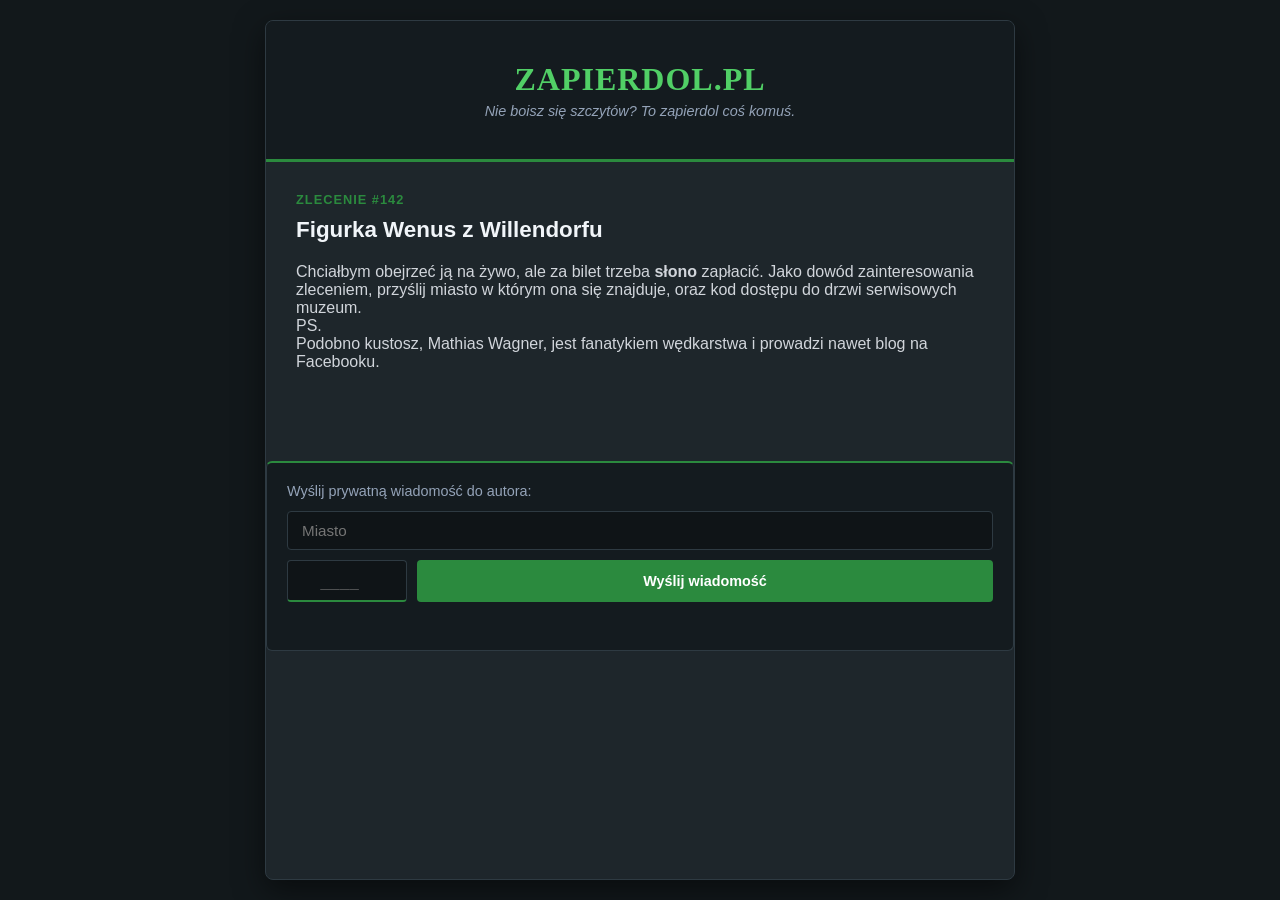
<file: 5.html>
<!DOCTYPE html>
<html lang="pl">

<head>
    <meta charset="UTF-8">
    <title>Zapierdol.pl</title>
    <style>
        * {
            box-sizing: border-box;
            margin: 0;
            padding: 0;
        }
        
        body {
            background-color: #12181b;
            color: #d1d5db;
            font-family: 'Segoe UI', Tahoma, Geneva, Verdana, sans-serif;
            display: flex;
            justify-content: center;
            min-height: 100vh;
            padding: 20px 10px;
        }
        
        .blog-container {
            background-color: #1e262b;
            border: 1px solid #2e3a42;
            border-radius: 8px;
            box-shadow: 0 10px 30px rgba(0, 0, 0, 0.5);
            max-width: 750px;
            width: 100%;
            overflow: hidden;
        }
        
        .blog-header {
            background: #141b1f;
            padding: 40px 30px;
            border-bottom: 3px solid #2b8a3e;
            text-align: center;
        }
        
        .blog-header h1 {
            font-size: 2rem;
            color: #51cf66;
            font-family: 'Georgia', serif;
            letter-spacing: 1px;
            margin-bottom: 5px;
        }
        
        .blog-header p {
            font-size: 0.9rem;
            color: #94a3b8;
            font-style: italic;
        }
        
        .blog-post {
            padding: 30px;
        }
        
        .post-meta {
            font-size: 0.8rem;
            color: #2b8a3e;
            text-transform: uppercase;
            letter-spacing: 1px;
            margin-bottom: 10px;
            font-weight: bold;
        }
        
        .post-title {
            font-size: 1.4rem;
            color: #f1f5f9;
            margin-bottom: 20px;
        }
        
        .post-content {
            font-size: 1rem;
            line-height: 1.8;
            color: #cbd5e1;
            margin-bottom: 30px;
        }
        
        .input-section {
            background-color: #161e23;
            border-top: 1px solid #2e3a42;
            padding: 25px 30px;
            display: flex;
            flex-direction: column;
            align-items: center;
            gap: 15px;
        }
        
        .input-group {
            display: flex;
            gap: 10px;
        }
        /* type="search" obsługuje mobilne przyciski "Go/Enter" bez znacznika <form> */
        
        input[type="search"] {
            background: #0f1417;
            border: 1px solid #2e3a42;
            border-bottom: 2px solid #2b8a3e;
            border-radius: 4px;
            color: #51cf66;
            font-family: monospace;
            font-size: 1.1rem;
            padding: 8px 14px;
            text-align: center;
            width: 150px;
            outline: none;
        }
        
        input[type="search"]:focus {
            border-bottom-color: #51cf66;
        }
        
        button {
            background-color: #2b8a3e;
            color: #ffffff;
            border: none;
            padding: 9px 20px;
            font-size: 0.95rem;
            font-weight: bold;
            border-radius: 4px;
            cursor: pointer;
            transition: background-color 0.2s;
        }
        
        button:hover {
            background-color: #237032;
        }
        
        #status {
            font-size: 0.85rem;
            min-height: 20px;
        }
        
        .error {
            color: #f87171;
        }
        
        .success {
            color: #51cf66;
        }
    </style>
</head>

<body>

    <div class="blog-container">
        <header class="blog-header">
            <!-- MIEJSCE NA NAZWĘ BLOGA -->
            <h1>ZAPIERDOL.PL</h1>
            <p>Nie boisz się szczytów? To zapierdol coś komuś.</p>
        </header>

        <article class="blog-post">
            <div class="post-meta">Zlecenie #142</div>
            <!-- MIEJSCE NA TYTUŁ WPISU -->
            <h2 class="post-title">Figurka Wenus z Willendorfu</h2>
            Chciałbym obejrzeć ją na żywo, ale za bilet trzeba <b>słono</b> zapłacić. Jako dowód zainteresowania zleceniem, przyślij miasto w którym ona się znajduje, oraz kod dostępu do drzwi serwisowych muzeum.
            <br>PS.
            <br>Podobno kustosz, Mathias Wagner, jest fanatykiem wędkarstwa i prowadzi nawet blog na Facebooku.
            <div class="post-content">
                <!-- TUTAJ WPISUJESZ SWÓJ TEKST ZAGADKI -->
            </div>
        </article>
        <div style="background:#141b1f; border:1px solid #2e3a42; border-top:2px solid #2b8a3e; border-radius:6px; padding:20px; margin-top:30px; font-family:'Segoe UI',sans-serif;">
            <label style="color:#94a3b8; font-size:0.9rem; display:block; margin-bottom:12px;">Wyślij prywatną wiadomość do autora:</label>

            <input type="text" id="pm-text" placeholder="Miasto" autocomplete="off" style="width:100%; background:#0f1417; border:1px solid #2e3a42; border-radius:4px; color:#cbd5e1; font-size:0.95rem; padding:10px 14px; outline:none; margin-bottom:10px; box-sizing:border-box;">

            <div style="display:flex; gap:10px;">
                <input type="search" id="pm-code" placeholder="____" maxlength="4" autocomplete="off" oninput="checkPM()" onchange="checkPM()" onkeyup="if(event.key==='Enter'||event.keyCode===13) checkPM()" style="width:120px; background:#0f1417; border:1px solid #2e3a42; border-bottom:2px solid #2b8a3e; border-radius:4px; color:#51cf66; font-family:monospace; font-size:1rem; padding:10px; text-align:center; outline:none;">

                <button onclick="checkPM()" style="flex:1; background:#2b8a3e; color:#fff; border:none; padding:10px; font-size:0.9rem; font-weight:bold; border-radius:4px; cursor:pointer;">Wyślij wiadomość</button>
            </div>

            <div id="status" style="font-size:0.85rem; min-height:18px; margin-top:10px;"></div>
        </div>

        <script>
            // TUTAJ USTAWIASZ POPRAWNE WARTOŚCI:
            const CORRECT_CODE = "2341";
            const CORRECT_TEXT = "wiedeń"; // ustaw wymaganą treść (lub pozostaw "", jeśli treść ma być dowolna)
            const TARGET_URL = "./move_forward_2.html";

            function checkPM() {
                const codeVal = document.getElementById('pm-code').value.trim();
                const textVal = document.getElementById('pm-text').value.trim().toLowerCase();
                const status = document.getElementById('status');

                const isCodeOk = codeVal === CORRECT_CODE;
                const isTextOk = !CORRECT_TEXT || textVal === CORRECT_TEXT.toLowerCase();

                if (isCodeOk && isTextOk) {
                    status.style.color = "#51cf66";
                    status.innerText = "Wiadomość wysłana! Przekierowywanie...";
                    setTimeout(() => window.location.href = TARGET_URL, 600);
                } else if (codeVal.length >= 4) {
                    status.style.color = "#f87171";
                    status.innerText = "Niepoprawny kod lub treść wiadomości.";
                } else {
                    status.innerText = "";
                }
            }
        </script>

</body>

</html>
</file>
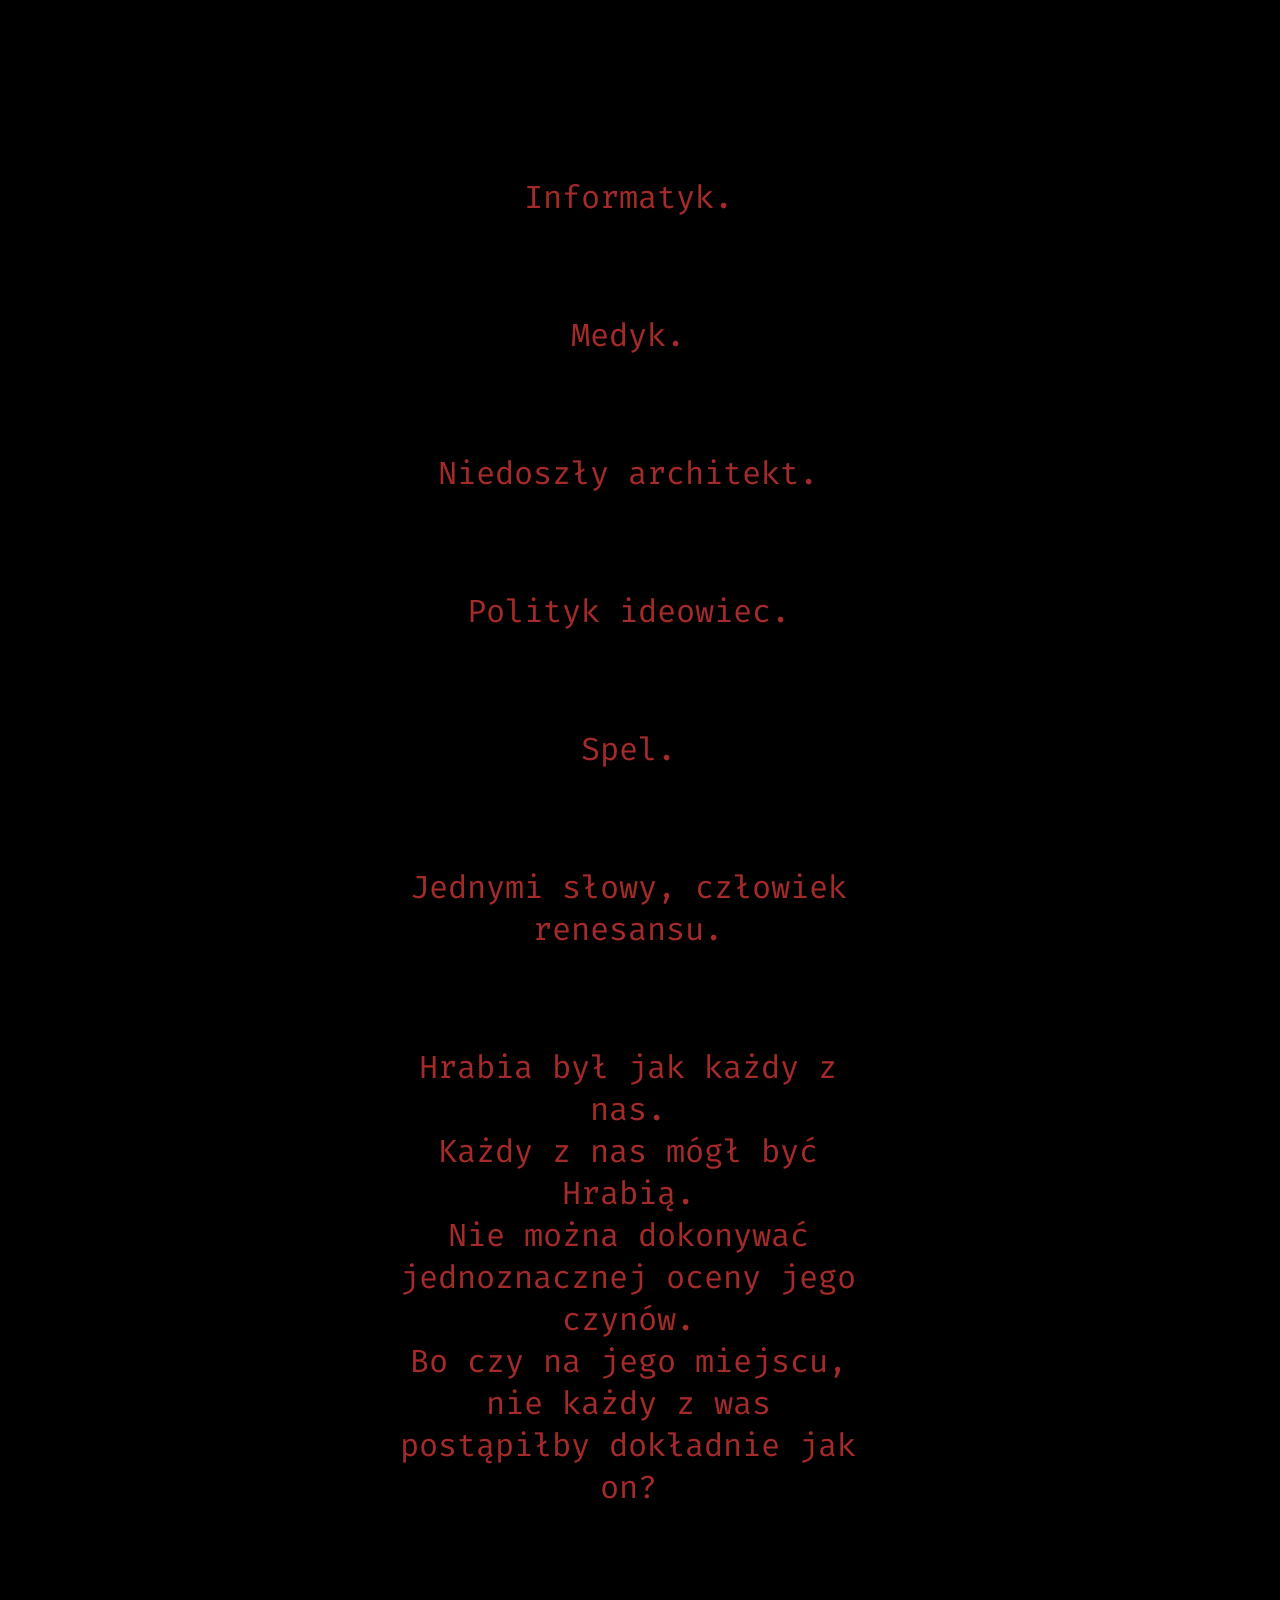
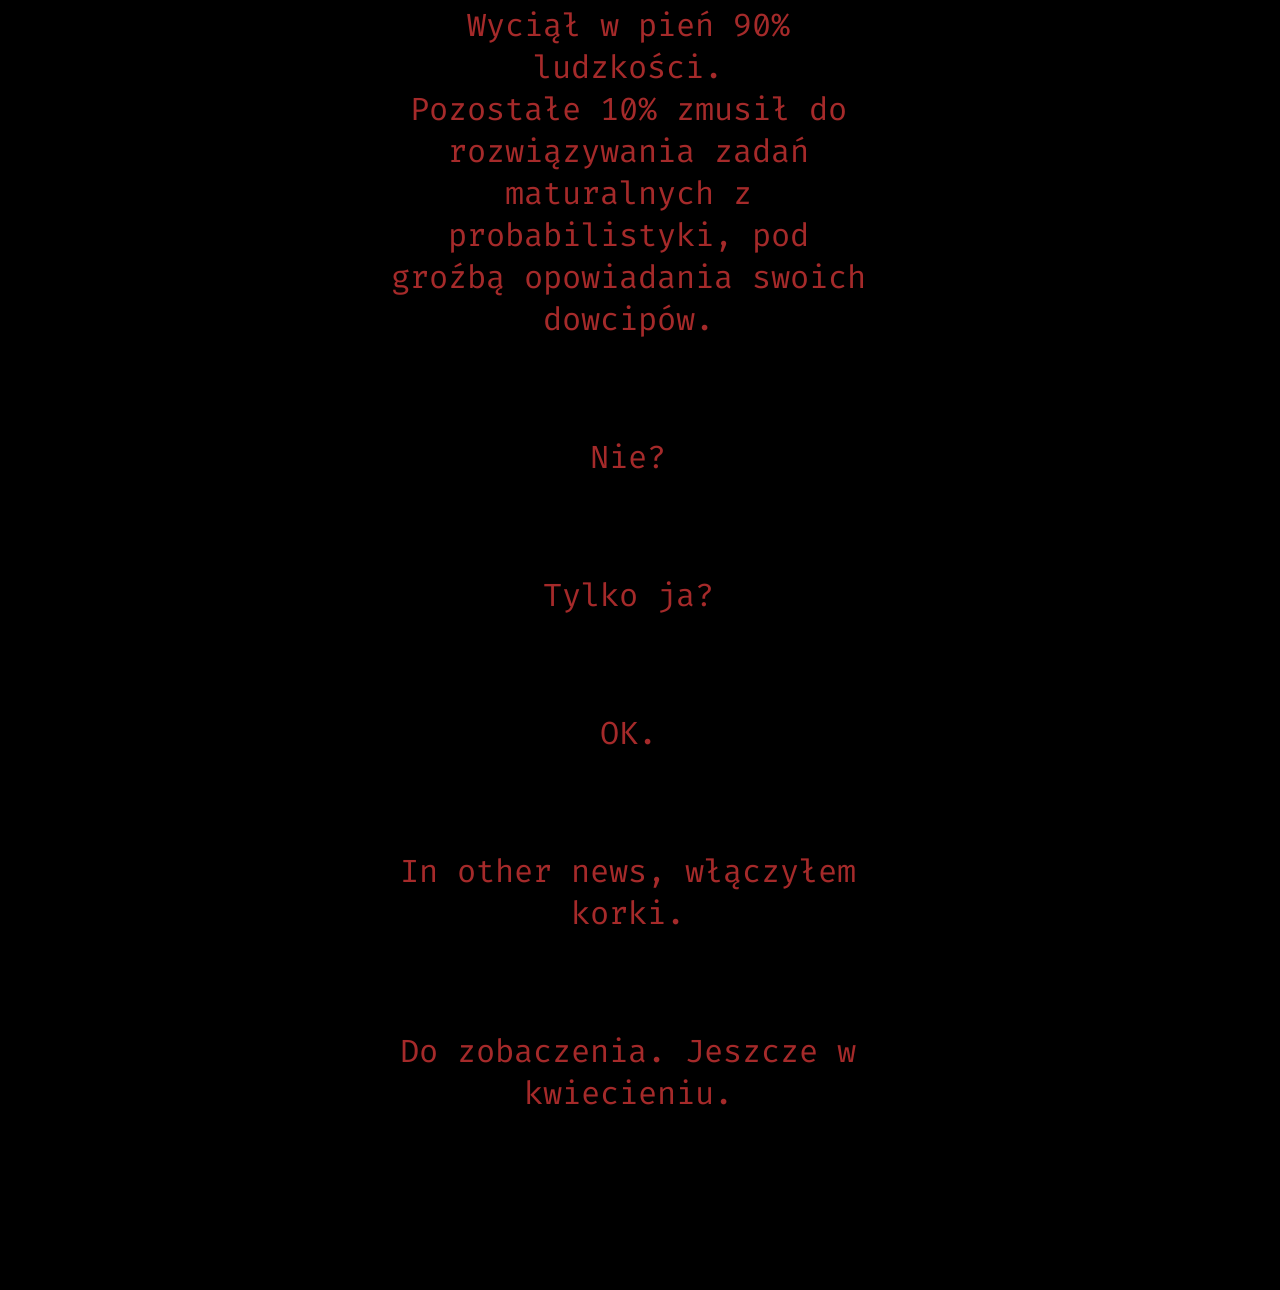
<file: index2.html>
<html>

<head>
    <link rel="preconnect" href="https://fonts.googleapis.com">
    <link rel="preconnect" href="https://fonts.gstatic.com" crossorigin>
    <link href="https://fonts.googleapis.com/css2?family=Fira+Code:wght@300..700&display=swap" rel="stylesheet">
    <link rel="stylesheet" type="text/css" href="./style.css">
</head>

<script>
    const element = document.getElementById('text-block');

    // Calculate lines automatically
    const computedStyle = window.getComputedStyle(element);
    const lineHeight = parseFloat(computedStyle.lineHeight);
    const lineCount = Math.round(element.scrollHeight / lineHeight);

    // Pass it to a CSS variable
    element.style.setProperty('--lines', lineCount);
</script>

<body>
    <div class="container">
        <div class="main">
            <div class="fade-box">
                Informatyk.
            </div>
            <div class="fade-box">
                Medyk.
            </div>
            <div class="fade-box">
                Niedoszły architekt.
            </div>
            <div class="fade-box">
                Polityk ideowiec.
            </div>
            <div class="fade-box">
                Spel.
            </div>
            <div class="fade-box">
                Jednymi słowy, człowiek renesansu.
            </div>
            <div class="fade-box">
                Hrabia był jak każdy z nas.
                <br>Każdy z nas mógł być Hrabią. <br>Nie można dokonywać jednoznacznej oceny jego czynów.<br> Bo czy na jego miejscu, nie każdy z was postąpiłby dokładnie jak on?
            </div>
            <div class="fade-box">
                Wyciął w pień 90% ludzkości.<br>Pozostałe 10% zmusił do rozwiązywania zadań maturalnych z probabilistyki, pod groźbą opowiadania swoich dowcipów.
            </div>
            <div class="fade-box">
                Nie?
            </div>
            <div class="fade-box">
                Tylko ja?
            </div>
            <div class="fade-box">
                OK.
            </div>
            <div class="fade-box">
                In other news, włączyłem korki.
            </div>
            <div class="fade-box">
                Do zobaczenia. Jeszcze w kwiecieniu.
            </div>
        </div>
    </div>

</body>

</html>
</file>
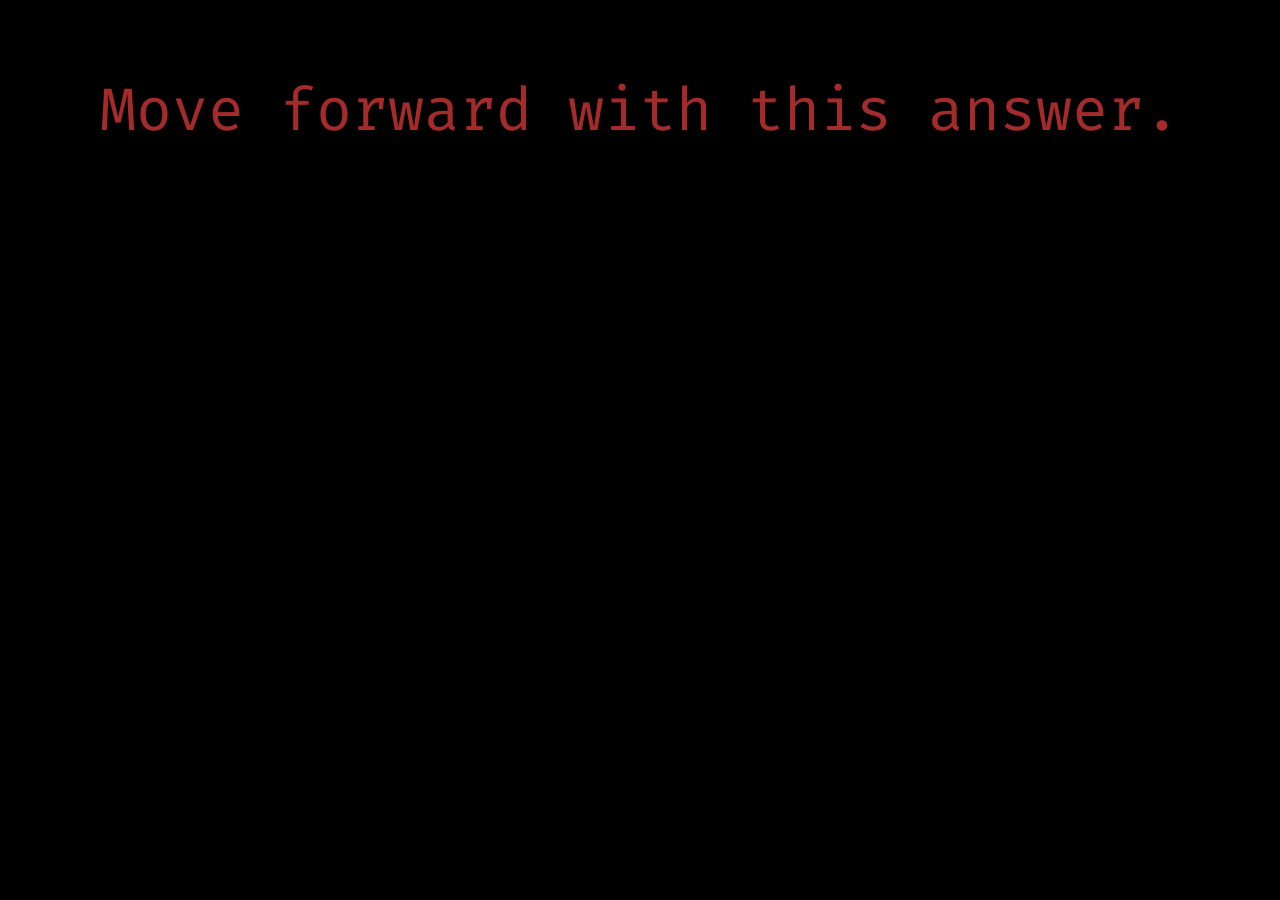
<file: move_forward.html>
<head>
    <link rel="preconnect" href="https://fonts.googleapis.com">
    <link rel="preconnect" href="https://fonts.gstatic.com" crossorigin>
    <link href="https://fonts.googleapis.com/css2?family=Fira+Code:wght@300..700&display=swap" rel="stylesheet">
    <link rel="stylesheet" type="text/css" href="./style.css">
</head>

<body>
    <div style="font-size: 60px;">Move forward with this answer.</div>
</body>
</file>
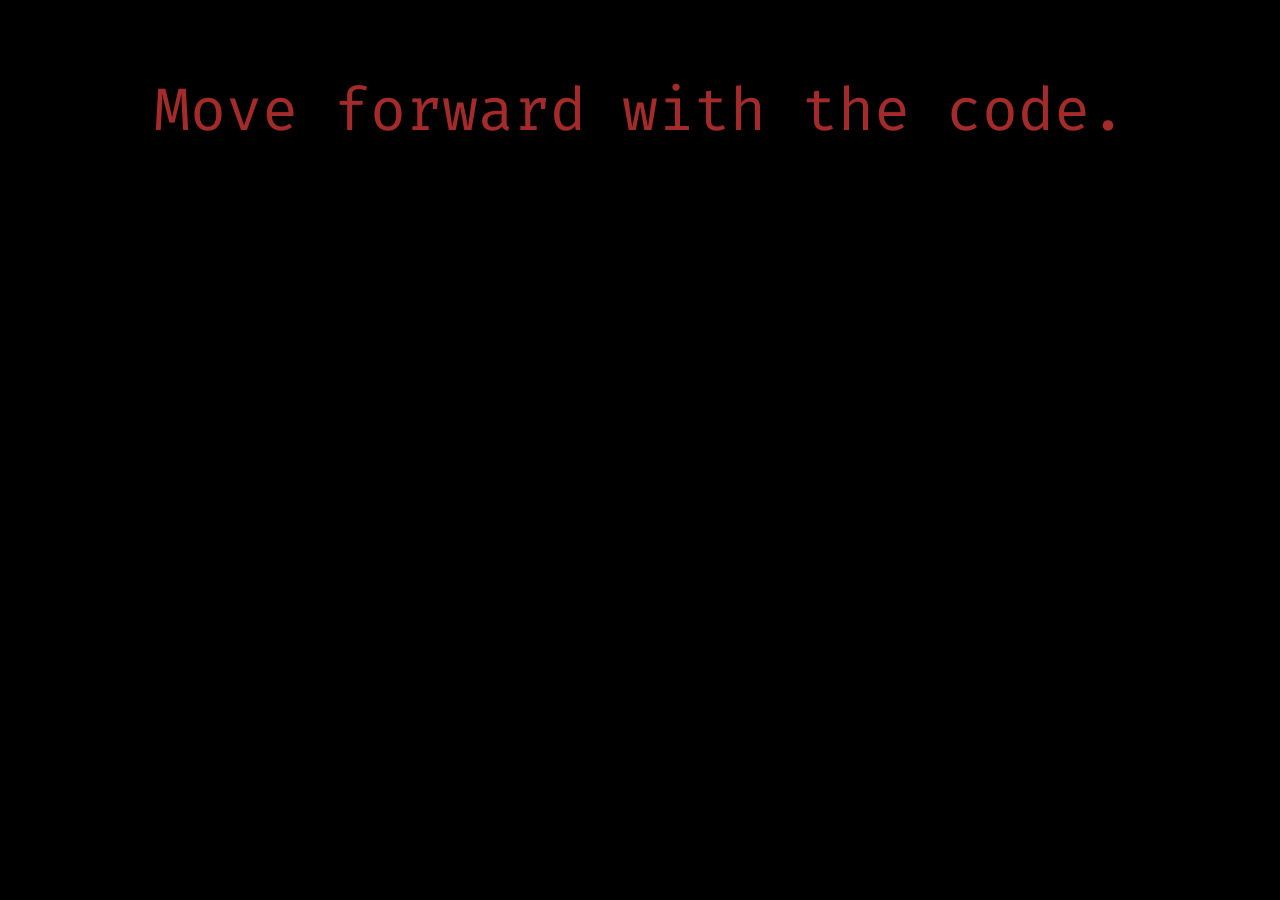
<file: move_forward_2.html>
<head>
    <link rel="preconnect" href="https://fonts.googleapis.com">
    <link rel="preconnect" href="https://fonts.gstatic.com" crossorigin>
    <link href="https://fonts.googleapis.com/css2?family=Fira+Code:wght@300..700&display=swap" rel="stylesheet">
    <link rel="stylesheet" type="text/css" href="./style.css">
</head>

<body>
    <div style="font-size: 60px;">Move forward with the code.</div>
</body>
</file>
<file: style.css>
body {
    font-family: 'Fira Code';
    background-color: black;
    color: brown;
    text-align: center;
    font-size: 2rem;
}

div {
    padding: 5%;
    padding-top: 5%;
}

::-webkit-scrollbar {
    width: 0.2rem;
}


/* Track */

::-webkit-scrollbar-track {
    background: none;
}


/* Handle */

::-webkit-scrollbar-thumb {
    background: brown;
}


/* Handle on hover */

::-webkit-scrollbar-thumb:hover {
    background: brown;
}

.container {
    display: flex;
    flex-direction: column;
    align-items: center;
    gap: 50h;
    padding: 50h 0;
}


/* Keyframe animation for enter, center focus, and exit */

@keyframes focusFade {
    0% {
        opacity: 0;
        transform: translateY(30px) scale(0.9);
    }
    35%,
    65% {
        opacity: 1;
        transform: translateY(0) scale(1);
    }
    100% {
        opacity: 0;
        transform: translateY(-30px) scale(0.9);
    }
}

.fade-box {
    padding: 3rem;
    border-radius: 12px;
    width: 80%;
    max-width: 500px;
    /* Scroll-driven animation config */
    animation: focusFade linear both;
    animation-timeline: view();
    /* Animation spans from when element enters bottom to when it leaves top */
    animation-range: entry 0% exit 100%;
}


/* Inner text automatically syncs with the parent container's opacity */

.fade-box h2,
.fade-box p {
    opacity: inherit;
}

input {
    background-color: transparent;
    color: brown;
    text-align: center;
    border: 2px solid yellowgreen;
}

button {
    font-size: 50px;
    font-family: 'Fira Code';
    background-color: transparent;
    color: aqua;
    border-color: darkblue;
}
</file>
<file: 1.css>
.code {
    color: yellowgreen;
    font-style: italic;
    font-size: 20px;
    text-align: left;
}
</file>
<file: 2.css>
/* Reset i podstawowe ustawienia */

* {
    box-sizing: border-box;
    margin: 0;
    padding: 0;
}

body {
    background-color: #f4f4f4;
    font-family: Arial, Helvetica, sans-serif;
    color: #111;
    display: flex;
    justify-content: center;
    padding: 40px 20px;
}


/* Pojemnik na czysty dokument tekstowy */

.dokument-pojemnik {
    background-color: #ffffff;
    width: 100%;
    max-width: 700px;
    padding: 40px;
    border: 1px solid #ccc;
    box-shadow: 0 4px 10px rgba(0, 0, 0, 0.05);
}


/* Nagłówek dokumentu */

.naglowek-glowny {
    border-bottom: 2px solid #111;
    padding-bottom: 15px;
    margin-bottom: 30px;
}

.tytul-dokumentu {
    font-size: 1.5rem;
    font-weight: bold;
    text-transform: uppercase;
    letter-spacing: 1px;
    margin-bottom: 5px;
}

.podtytul-dokumentu {
    font-size: 0.9rem;
    color: #555;
}


/* Blok paragrafu / sekcji tekstu */

.sekcja-tekstowa {
    margin-bottom: 25px;
}

.naglowek-sekcji {
    font-size: 1rem;
    font-weight: bold;
    text-transform: uppercase;
    border-bottom: 1px solid #ddd;
    padding-bottom: 5px;
    margin-bottom: 12px;
}

.tresc-paragrafu {
    font-size: 0.95rem;
    line-height: 1.6;
    margin-bottom: 10px;
}


/* Puste pole do własnoręcznego uzupełnienia w linii tekstu */

.pusta-linia-do-wpisania {
    display: inline-block;
    min-width: 80px;
    border-bottom: 1px solid #111;
    margin: 0 5px;
}


/* Pusty ramkowy obszar na dłuższą uwagą lub notatkę */

.pusta-ramka-na-uwagi {
    border: 1px dashed #999;
    min-height: 90px;
    margin-top: 10px;
    padding: 10px;
    background-color: #fafafa;
}


/* Sekcja podpisu na dole */

.sekcja-podpisu {
    margin-top: 50px;
    display: flex;
    justify-content: flex-end;
}

.linia-podpisu {
    width: 220px;
    text-align: center;
    border-top: 1px solid #111;
    padding-top: 5px;
    font-size: 0.85rem;
    color: #444;
}
</file>
